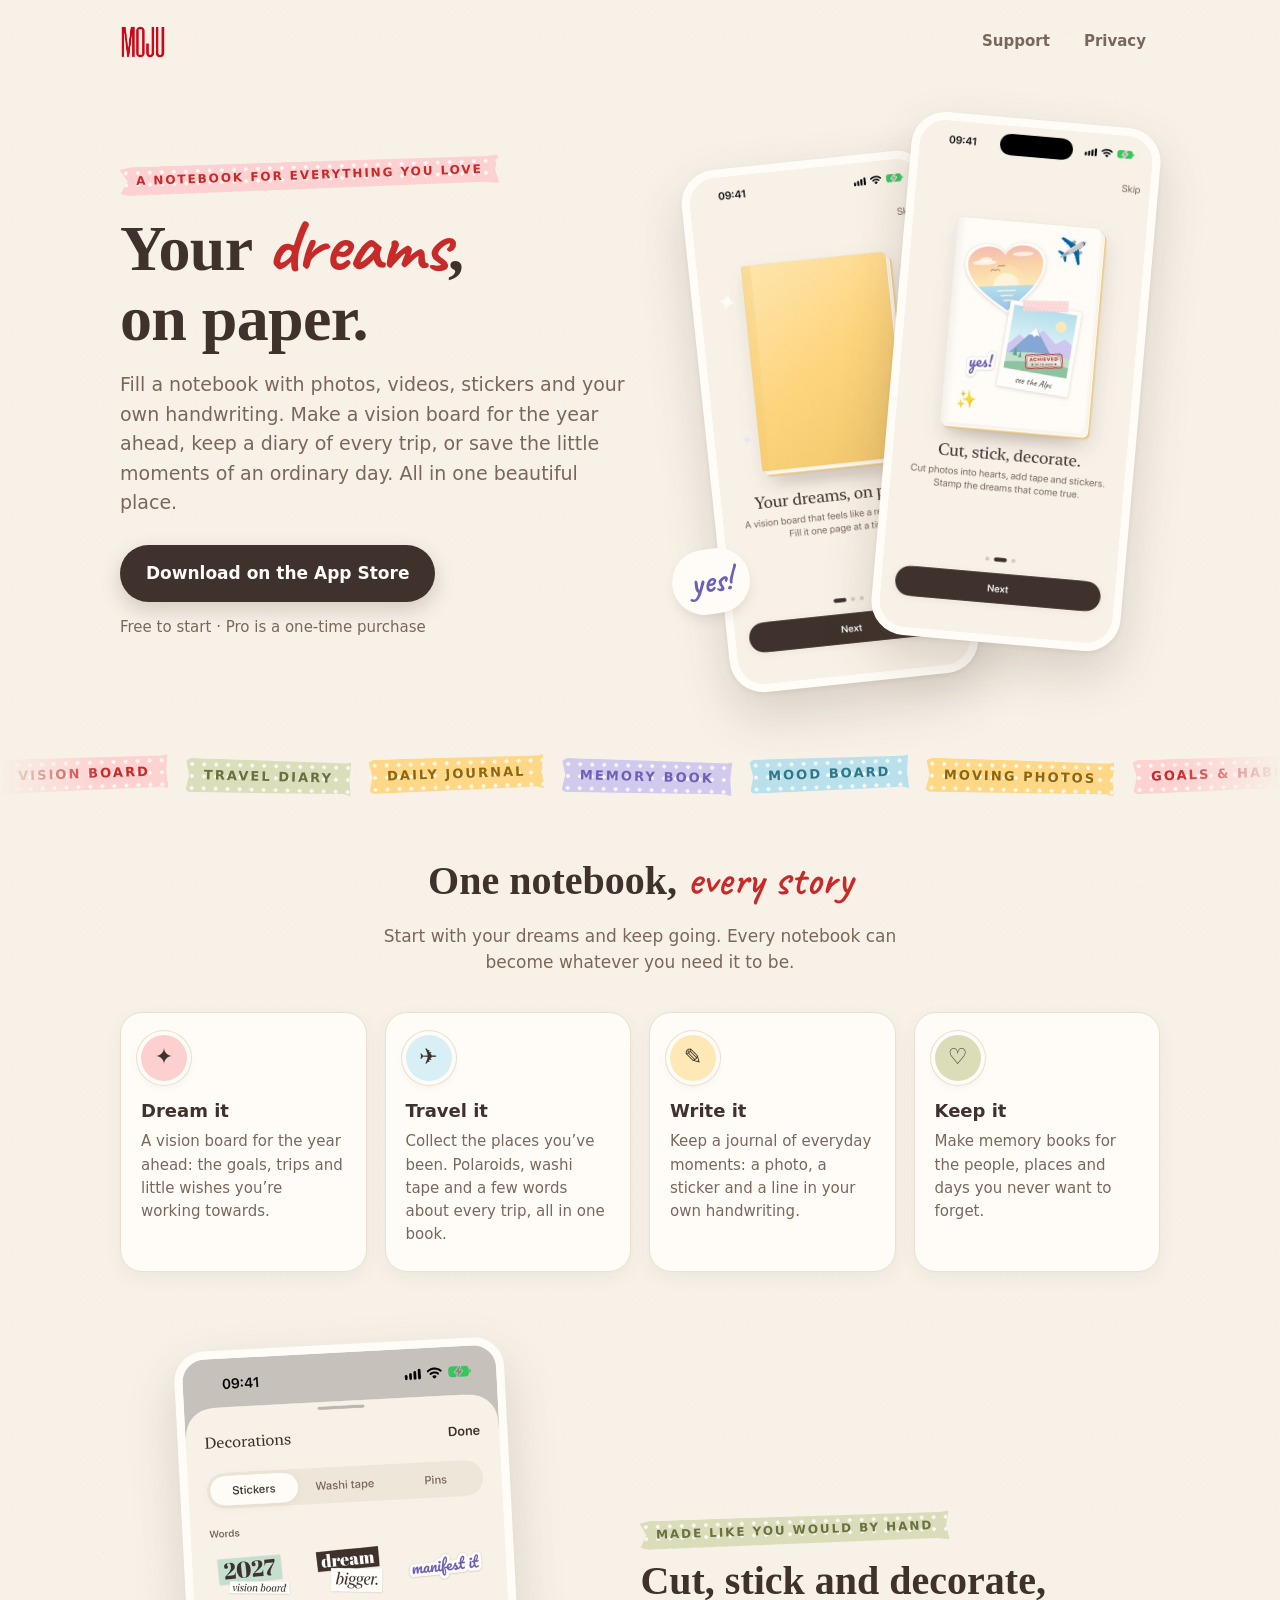
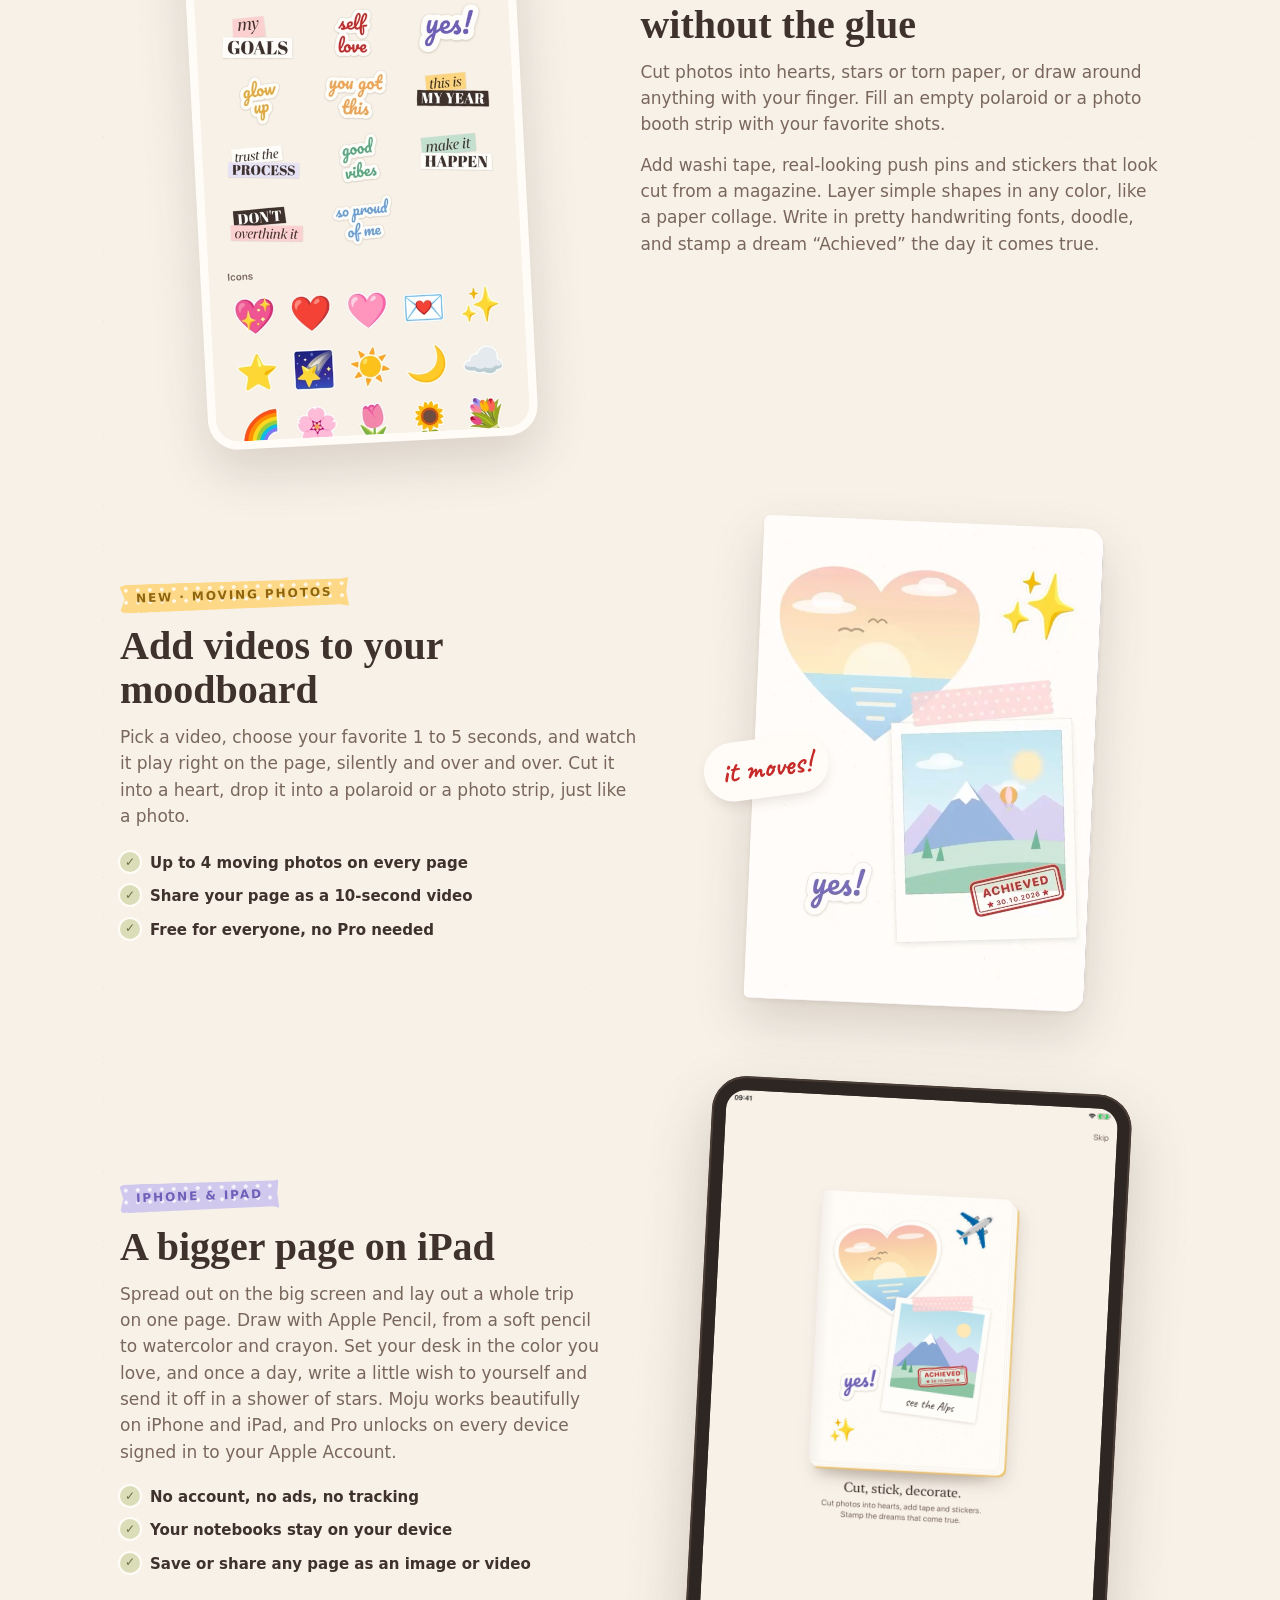
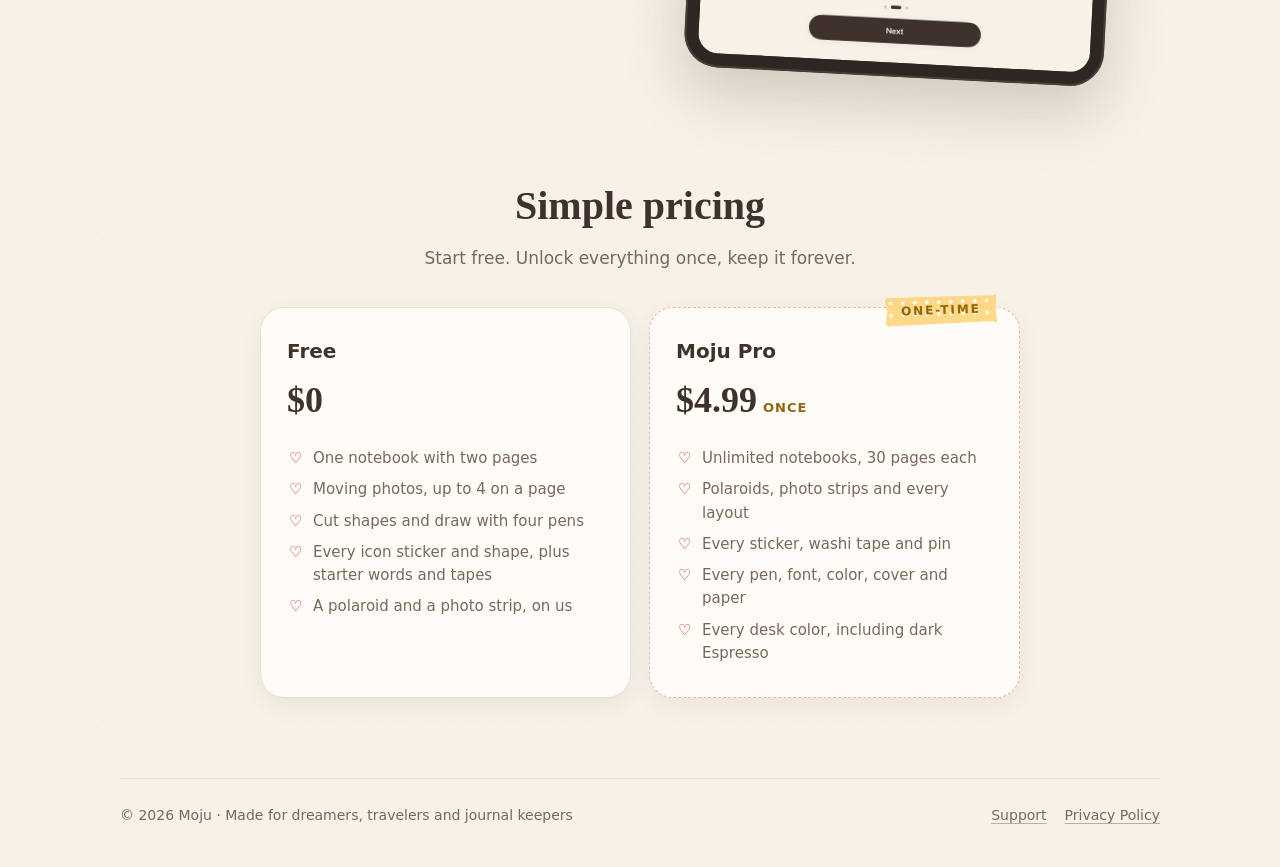
<file: index.html>
<!doctype html>
<html lang="en">
<head>
  <meta charset="utf-8">
  <meta name="viewport" content="width=device-width, initial-scale=1">
  <meta name="apple-itunes-app" content="app-id=6835533287">
  <title>Moju · Your life, on paper</title>
  <meta name="description" content="Moju is a notebook for everything you love: a vision board for your dreams, a travel diary for the places you've been, a journal for everyday moments. Cut photos, add videos that move on the page, washi tape and stickers, and write in your own hand.">
  <link rel="icon" type="image/png" href="assets/favicon.png?v=3">
  <link rel="apple-touch-icon" href="assets/icon.png?v=3">
  <link rel="stylesheet" href="style.css">
</head>
<body>
  <header class="wrap top">
    <a class="brand" href="index.html"><img src="assets/wordmark.png" alt="Moju"></a>
    <nav class="nav" aria-label="Main">
      <a href="support.html">Support</a>
      <a href="privacy.html">Privacy</a>
    </nav>
  </header>

  <main>
    <section class="wrap hero">
      <div>
        <span class="tape">A NOTEBOOK FOR EVERYTHING YOU LOVE</span>
        <h1 aria-label="Your dreams, travels, days and memories, on paper.">
          <span aria-hidden="true">Your <span class="swap" data-words="dreams,travels,days,memories,plans">dreams</span>,<br>on paper.</span>
        </h1>
        <p class="lead">Fill a notebook with photos, videos, stickers and your own handwriting. Make a vision board for the year ahead, keep a diary of every trip, or save the little moments of an ordinary day. All in one beautiful place.</p>
        <div class="cta-row">
          <a class="button" href="https://apps.apple.com/app/id6835533287">Download on the App Store</a>
          <span class="price-note">Free to start · Pro is a one-time purchase</span>
        </div>
      </div>

      <div class="shots" aria-label="App screenshots">
        <div class="phone one float"><img src="assets/scene1.jpg" alt="A notebook floating on the welcome screen"></div>
        <div class="phone two float late"><img src="assets/scene2.jpg" alt="A page with a heart-shaped photo, a polaroid, washi tape and stickers"></div>
        <span class="sticker yes" aria-hidden="true">yes!</span>
      </div>
    </section>

    <!-- Defter ne için kullanılabilir: kayan washi bantlar -->
    <div class="ticker" aria-hidden="true">
      <div class="ticker-track">
        <span class="tape">VISION BOARD</span><span class="tape matcha">TRAVEL DIARY</span><span class="tape butter">DAILY JOURNAL</span><span class="tape wisteria">MEMORY BOOK</span><span class="tape rainy">MOOD BOARD</span><span class="tape butter">MOVING PHOTOS</span><span class="tape">GOALS &amp; HABITS</span><span class="tape matcha">FAMILY ALBUM</span><span class="tape butter">BUCKET LIST</span>
        <span class="tape">VISION BOARD</span><span class="tape matcha">TRAVEL DIARY</span><span class="tape butter">DAILY JOURNAL</span><span class="tape wisteria">MEMORY BOOK</span><span class="tape rainy">MOOD BOARD</span><span class="tape butter">MOVING PHOTOS</span><span class="tape">GOALS &amp; HABITS</span><span class="tape matcha">FAMILY ALBUM</span><span class="tape butter">BUCKET LIST</span>
      </div>
    </div>

    <section class="wrap">
      <h2 class="section-title">One notebook, <span class="hand">every story</span></h2>
      <p class="section-lead">Start with your dreams and keep going. Every notebook can become whatever you need it to be.</p>
      <div class="features uses">
        <article class="card">
          <div class="dot ballet" aria-hidden="true">✦</div>
          <h3>Dream it</h3>
          <p>A vision board for the year ahead: the goals, trips and little wishes you’re working towards.</p>
        </article>
        <article class="card">
          <div class="dot rainy" aria-hidden="true">✈︎</div>
          <h3>Travel it</h3>
          <p>Collect the places you’ve been. Polaroids, washi tape and a few words about every trip, all in one book.</p>
        </article>
        <article class="card">
          <div class="dot butter" aria-hidden="true">✎</div>
          <h3>Write it</h3>
          <p>Keep a journal of everyday moments: a photo, a sticker and a line in your own handwriting.</p>
        </article>
        <article class="card">
          <div class="dot matcha" aria-hidden="true">♡</div>
          <h3>Keep it</h3>
          <p>Make memory books for the people, places and days you never want to forget.</p>
        </article>
      </div>
    </section>

    <section class="wrap strip">
      <div class="shot"><img src="assets/stickers.jpg" alt="The sticker picker with hand-lettered words and icons"></div>
      <div>
        <span class="tape matcha">MADE LIKE YOU WOULD BY HAND</span>
        <h2>Cut, stick and decorate, without the glue</h2>
        <p>Cut photos into hearts, stars or torn paper, or draw around anything with your finger. Fill an empty polaroid or a photo booth strip with your favorite shots.</p>
        <p>Add washi tape, real-looking push pins and stickers that look cut from a magazine. Layer simple shapes in any color, like a paper collage. Write in pretty handwriting fonts, doodle, and stamp a dream “Achieved” the day it comes true.</p>
      </div>
    </section>

    <!-- Hareketli fotoğraflar: uygulamanın kendi 10 sn'lik paylaşım videosu -->
    <section class="wrap strip moving">
      <div>
        <span class="tape butter">NEW · MOVING PHOTOS</span>
        <h2>Add videos to your moodboard</h2>
        <p>Pick a video, choose your favorite 1 to 5 seconds, and watch it play right on the page, silently and over and over. Cut it into a heart, drop it into a polaroid or a photo strip, just like a photo.</p>
        <ul class="checks">
          <li>Up to 4 moving photos on every page</li>
          <li>Share your page as a 10-second video</li>
          <li>Free for everyone, no Pro needed</li>
        </ul>
      </div>
      <div class="page-video">
        <video src="assets/moving-page.mp4" poster="assets/moving-page.jpg" width="600" height="852" autoplay muted loop playsinline aria-label="A notebook page with a heart-shaped sunset and a polaroid of mountains, both gently moving"></video>
        <span class="sticker moves" aria-hidden="true">it moves!</span>
      </div>
    </section>

    <section class="wrap tablet-row">
      <div>
        <span class="tape wisteria">IPHONE &amp; IPAD</span>
        <h2>A bigger page on iPad</h2>
        <p>Spread out on the big screen and lay out a whole trip on one page. Draw with Apple Pencil, from a soft pencil to watercolor and crayon. Set your desk in the color you love, and once a day, write a little wish to yourself and send it off in a shower of stars. Moju works beautifully on iPhone and iPad, and Pro unlocks on every device signed in to your Apple Account.</p>
        <ul class="checks">
          <li>No account, no ads, no tracking</li>
          <li>Your notebooks stay on your device</li>
          <li>Save or share any page as an image or video</li>
        </ul>
      </div>
      <div class="tablet"><img src="assets/ipad.jpg" alt="Moju on iPad: a collage page with polaroids and stickers"></div>
    </section>

    <section class="wrap">
      <h2 class="section-title">Simple pricing</h2>
      <p class="section-lead">Start free. Unlock everything once, keep it forever.</p>
      <div class="pricing">
        <article class="plan">
          <h3>Free</h3>
          <div class="amount">$0</div>
          <ul>
            <li>One notebook with two pages</li>
            <li>Moving photos, up to 4 on a page</li>
            <li>Cut shapes and draw with four pens</li>
            <li>Every icon sticker and shape, plus starter words and tapes</li>
            <li>A polaroid and a photo strip, on us</li>
          </ul>
        </article>
        <article class="plan pro">
          <span class="tape butter">ONE-TIME</span>
          <h3>Moju Pro</h3>
          <div class="amount">$4.99<small>ONCE</small></div>
          <ul>
            <li>Unlimited notebooks, 30 pages each</li>
            <li>Polaroids, photo strips and every layout</li>
            <li>Every sticker, washi tape and pin</li>
            <li>Every pen, font, color, cover and paper</li>
            <li>Every desk color, including dark Espresso</li>
          </ul>
        </article>
      </div>
    </section>
  </main>

  <footer class="wrap footer">
    <span>© 2026 Moju · Made for dreamers, travelers and journal keepers</span>
    <nav aria-label="Footer">
      <a href="support.html">Support</a>
      <a href="privacy.html">Privacy Policy</a>
    </nav>
  </footer>

  <script>
    // Başlıktaki el yazısı kelime sırayla değişir: dreams → travels → days → memories → plans.
    // "Hareketi Azalt" açıksa durur.
    (function () {
      // Hareketi Azalt açıksa sayfa videosu kendiliğinden oynamaz; oynat düğmesi görünür
      var video = document.querySelector('.page-video video');
      if (video && window.matchMedia('(prefers-reduced-motion: reduce)').matches) {
        video.removeAttribute('autoplay');
        video.pause();
        video.controls = true;
      }
      var el = document.querySelector('.swap');
      if (!el || window.matchMedia('(prefers-reduced-motion: reduce)').matches) return;
      var words = el.dataset.words.split(',');
      var i = 0;
      setInterval(function () {
        el.classList.add('out');
        setTimeout(function () {
          i = (i + 1) % words.length;
          el.textContent = words[i];
          el.classList.remove('out');
        }, 320);
      }, 2400);
    })();
  </script>
</body>
</html>
</file>
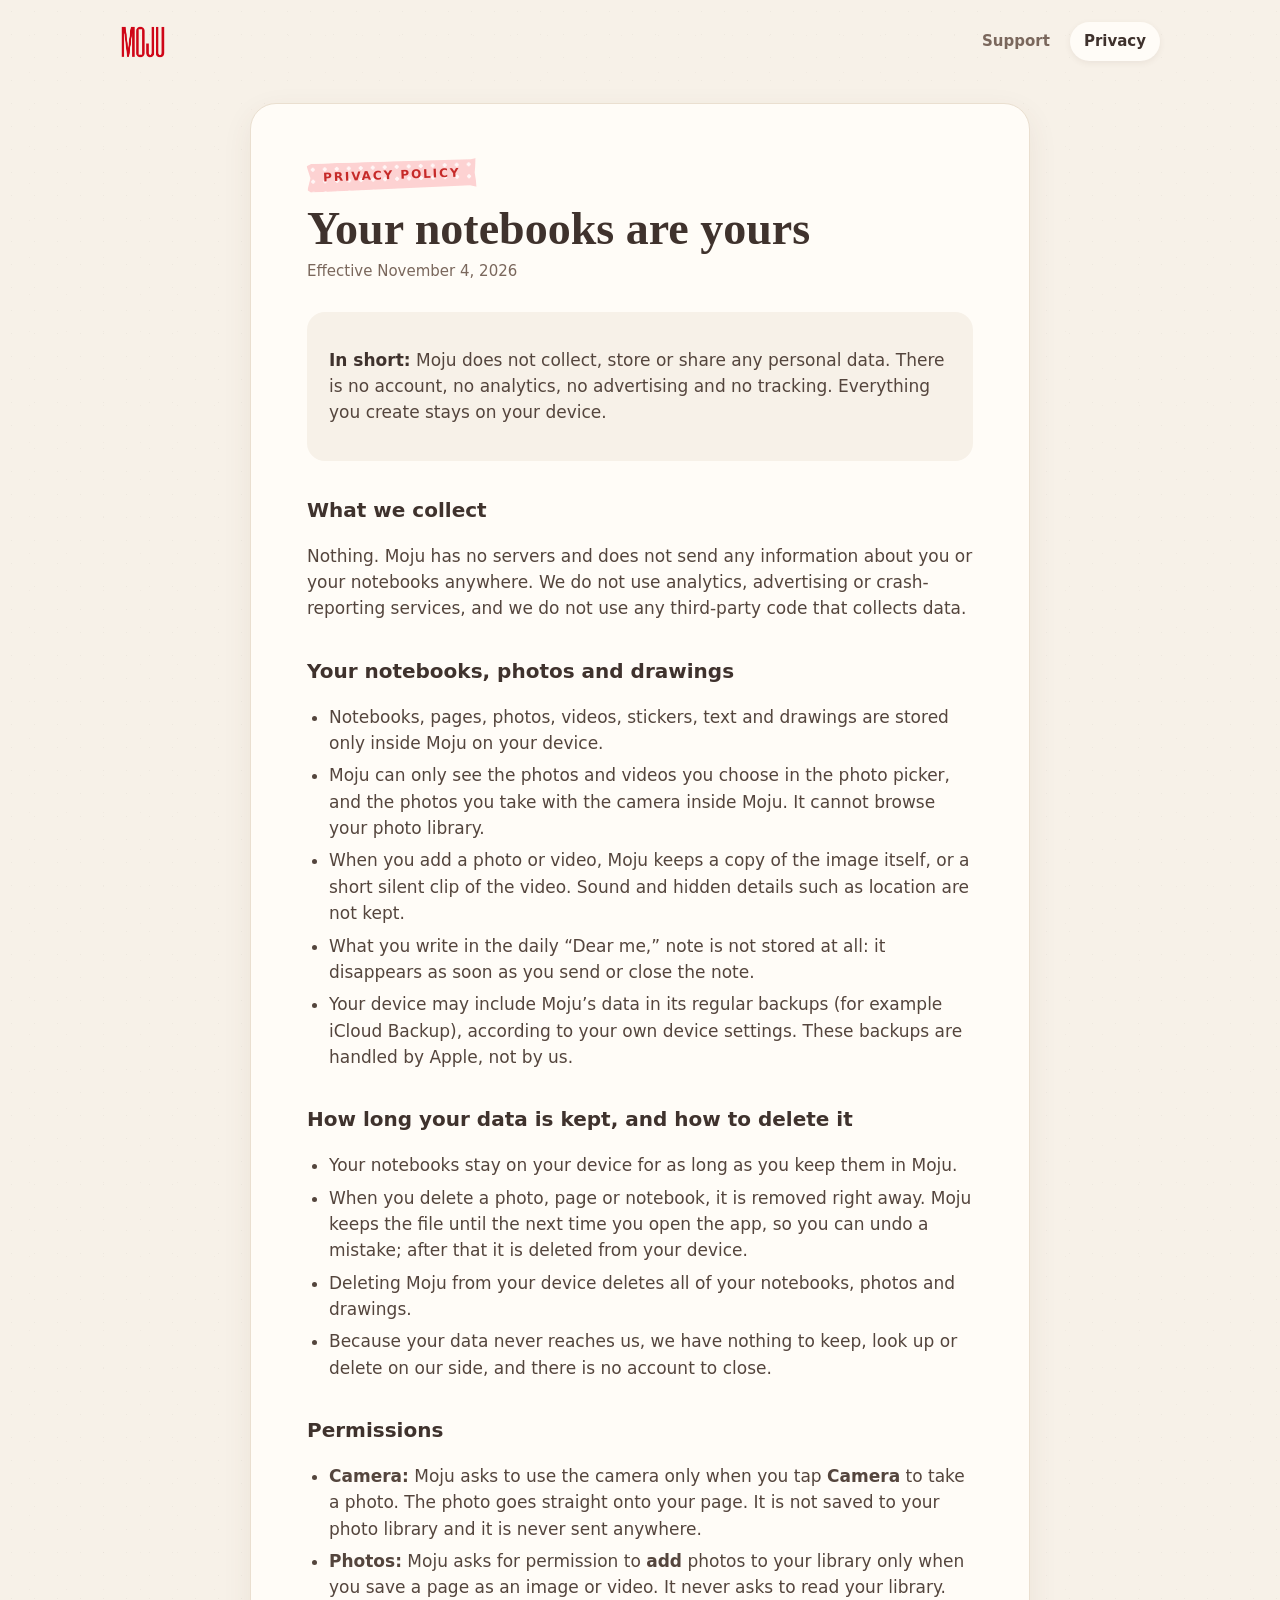
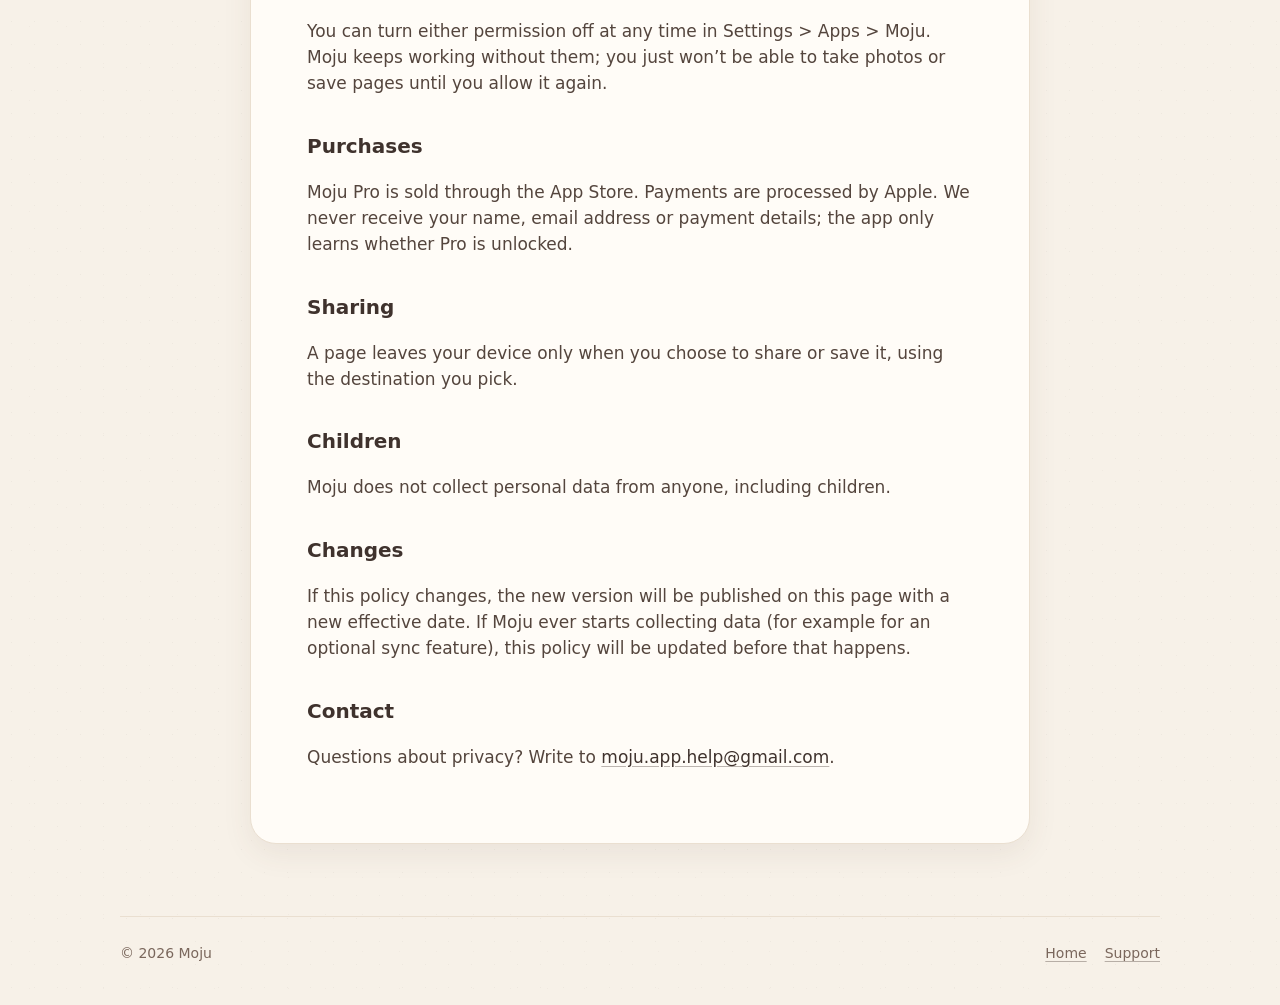
<file: privacy.html>
<!doctype html>
<html lang="en">
<head>
  <meta charset="utf-8">
  <meta name="viewport" content="width=device-width, initial-scale=1">
  <meta name="apple-itunes-app" content="app-id=6835533287">
  <title>Privacy Policy · Moju</title>
  <meta name="description" content="Moju does not collect any personal data. Your notebooks stay on your device.">
  <link rel="icon" type="image/png" href="assets/favicon.png?v=3">
  <link rel="apple-touch-icon" href="assets/icon.png?v=3">
  <link rel="stylesheet" href="style.css">
</head>
<body>
  <header class="wrap top">
    <a class="brand" href="index.html"><img src="assets/wordmark.png" alt="Moju"></a>
    <nav class="nav" aria-label="Main">
      <a href="support.html">Support</a>
      <a href="privacy.html" aria-current="page">Privacy</a>
    </nav>
  </header>

  <main class="wrap">
    <article class="doc">
      <span class="tape">PRIVACY POLICY</span>
      <h1>Your notebooks are yours</h1>
      <p class="meta">Effective November 4, 2026</p>

      <div class="summary">
        <p><strong>In short:</strong> Moju does not collect, store or share any personal data. There is no account, no analytics, no advertising and no tracking. Everything you create stays on your device.</p>
      </div>

      <h2>What we collect</h2>
      <p>Nothing. Moju has no servers and does not send any information about you or your notebooks anywhere. We do not use analytics, advertising or crash-reporting services, and we do not use any third-party code that collects data.</p>

      <h2>Your notebooks, photos and drawings</h2>
      <ul>
        <li>Notebooks, pages, photos, videos, stickers, text and drawings are stored only inside Moju on your device.</li>
        <li>Moju can only see the photos and videos you choose in the photo picker, and the photos you take with the camera inside Moju. It cannot browse your photo library.</li>
        <li>When you add a photo or video, Moju keeps a copy of the image itself, or a short silent clip of the video. Sound and hidden details such as location are not kept.</li>
        <li>What you write in the daily “Dear me,” note is not stored at all: it disappears as soon as you send or close the note.</li>
        <li>Your device may include Moju’s data in its regular backups (for example iCloud Backup), according to your own device settings. These backups are handled by Apple, not by us.</li>
      </ul>

      <h2>How long your data is kept, and how to delete it</h2>
      <ul>
        <li>Your notebooks stay on your device for as long as you keep them in Moju.</li>
        <li>When you delete a photo, page or notebook, it is removed right away. Moju keeps the file until the next time you open the app, so you can undo a mistake; after that it is deleted from your device.</li>
        <li>Deleting Moju from your device deletes all of your notebooks, photos and drawings.</li>
        <li>Because your data never reaches us, we have nothing to keep, look up or delete on our side, and there is no account to close.</li>
      </ul>

      <h2>Permissions</h2>
      <ul>
        <li><strong>Camera:</strong> Moju asks to use the camera only when you tap <strong>Camera</strong> to take a photo. The photo goes straight onto your page. It is not saved to your photo library and it is never sent anywhere.</li>
        <li><strong>Photos:</strong> Moju asks for permission to <strong>add</strong> photos to your library only when you save a page as an image or video. It never asks to read your library.</li>
      </ul>
      <p>You can turn either permission off at any time in Settings &gt; Apps &gt; Moju. Moju keeps working without them; you just won’t be able to take photos or save pages until you allow it again.</p>

      <h2>Purchases</h2>
      <p>Moju Pro is sold through the App Store. Payments are processed by Apple. We never receive your name, email address or payment details; the app only learns whether Pro is unlocked.</p>

      <h2>Sharing</h2>
      <p>A page leaves your device only when you choose to share or save it, using the destination you pick.</p>

      <h2>Children</h2>
      <p>Moju does not collect personal data from anyone, including children.</p>

      <h2>Changes</h2>
      <p>If this policy changes, the new version will be published on this page with a new effective date. If Moju ever starts collecting data (for example for an optional sync feature), this policy will be updated before that happens.</p>

      <h2>Contact</h2>
      <p>Questions about privacy? Write to <a href="mailto:moju.app.help@gmail.com">moju.app.help@gmail.com</a>.</p>
    </article>
  </main>

  <footer class="wrap footer">
    <span>© 2026 Moju</span>
    <nav aria-label="Footer">
      <a href="index.html">Home</a>
      <a href="support.html">Support</a>
    </nav>
  </footer>
</body>
</html>
</file>
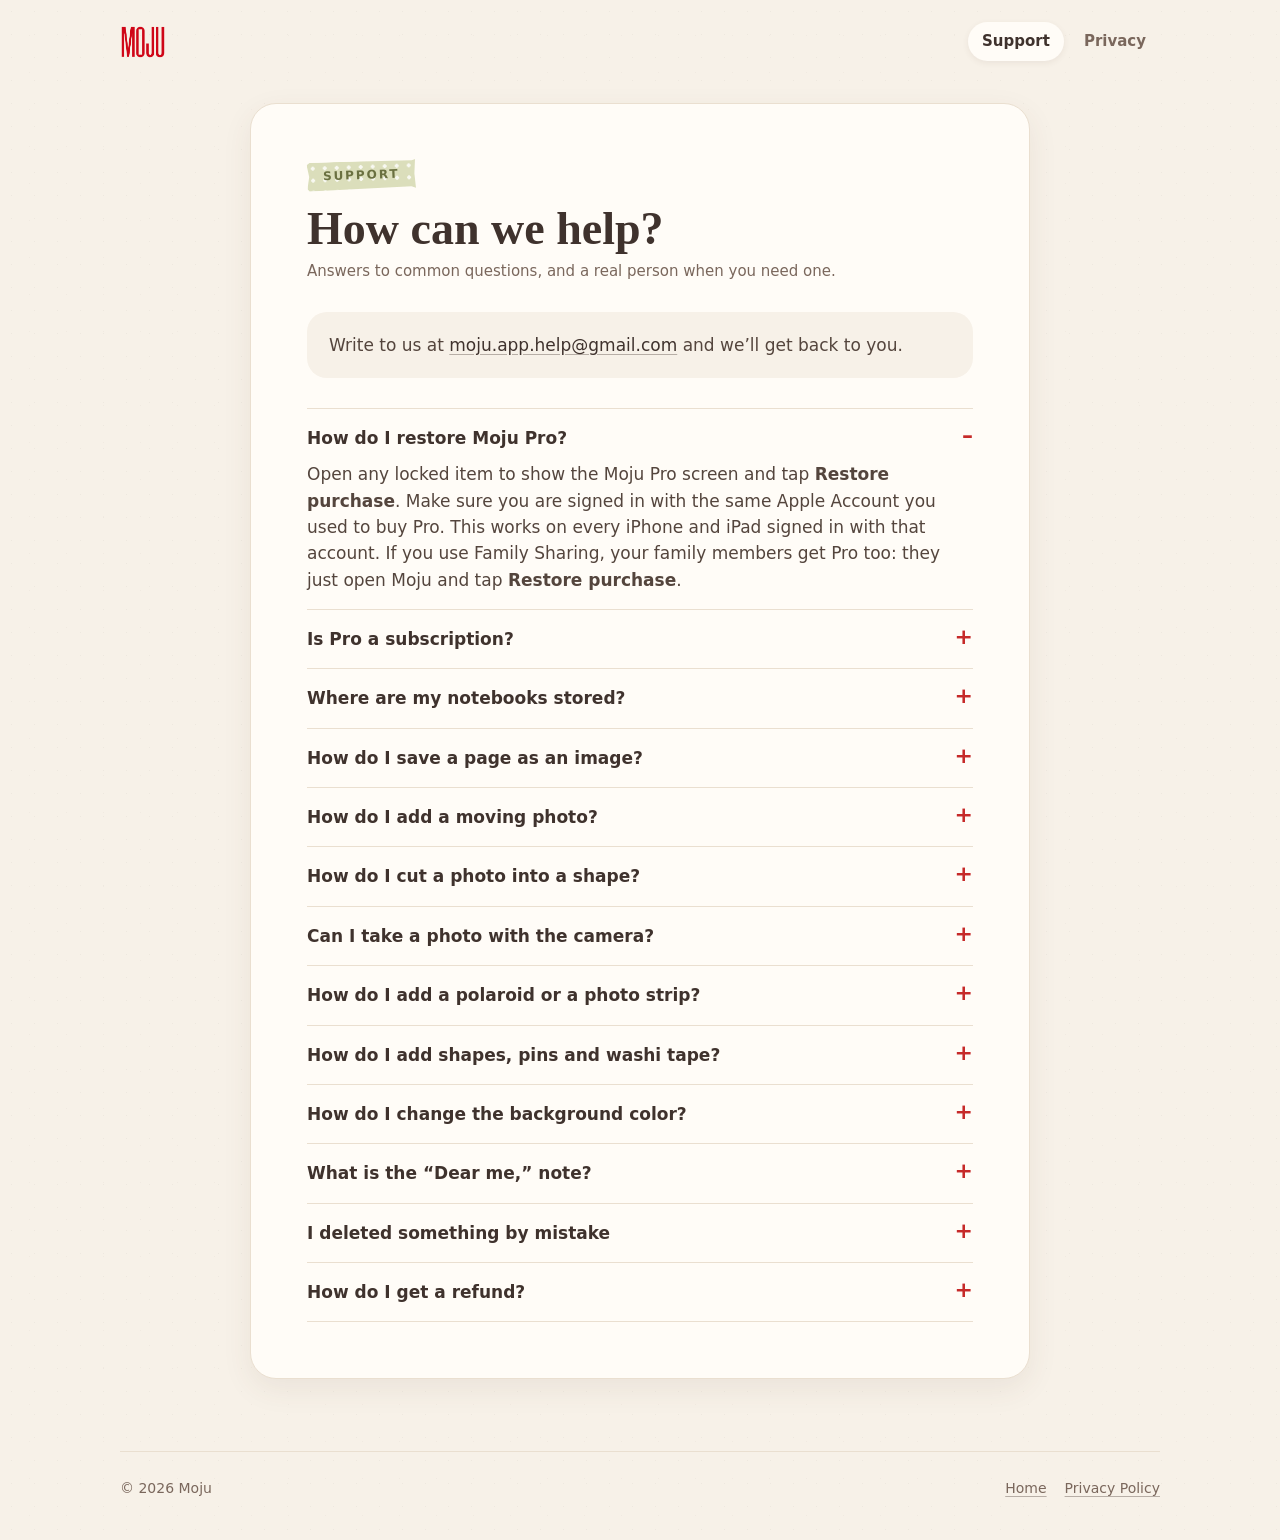
<file: support.html>
<!doctype html>
<html lang="en">
<head>
  <meta charset="utf-8">
  <meta name="viewport" content="width=device-width, initial-scale=1">
  <meta name="apple-itunes-app" content="app-id=6835533287">
  <title>Support · Moju</title>
  <meta name="description" content="Help with Moju: restoring purchases, saving pages, where your notebooks are stored, and how to contact us.">
  <link rel="icon" type="image/png" href="assets/favicon.png?v=3">
  <link rel="apple-touch-icon" href="assets/icon.png?v=3">
  <link rel="stylesheet" href="style.css">
</head>
<body>
  <header class="wrap top">
    <a class="brand" href="index.html"><img src="assets/wordmark.png" alt="Moju"></a>
    <nav class="nav" aria-label="Main">
      <a href="support.html" aria-current="page">Support</a>
      <a href="privacy.html">Privacy</a>
    </nav>
  </header>

  <main class="wrap">
    <article class="doc">
      <span class="tape matcha">SUPPORT</span>
      <h1>How can we help?</h1>
      <p class="meta">Answers to common questions, and a real person when you need one.</p>

      <div class="contact">
        <p>Write to us at <a href="mailto:moju.app.help@gmail.com">moju.app.help@gmail.com</a> and we’ll get back to you.</p>
      </div>

      <details open>
        <summary>How do I restore Moju Pro?</summary>
        <p>Open any locked item to show the Moju Pro screen and tap <strong>Restore purchase</strong>. Make sure you are signed in with the same Apple Account you used to buy Pro. This works on every iPhone and iPad signed in with that account. If you use Family Sharing, your family members get Pro too: they just open Moju and tap <strong>Restore purchase</strong>.</p>
      </details>

      <details>
        <summary>Is Pro a subscription?</summary>
        <p>No. Moju Pro is a one-time purchase. You pay once and keep it forever.</p>
      </details>

      <details>
        <summary>Where are my notebooks stored?</summary>
        <p>Only on your device, inside Moju. They are included in your device’s regular backups (such as iCloud Backup) if you have backups turned on. Notebooks do not sync between devices yet.</p>
      </details>

      <details>
        <summary>How do I save a page as an image?</summary>
        <p>Open the page, tap the share button at the top, then choose <strong>Save</strong> to add it to Photos or <strong>Share</strong> to send it anywhere. The first time you save, Moju asks for permission to add photos; you can change it later in Settings &gt; Apps &gt; Moju. If the page has moving photos, pick <strong>Video</strong> to save it as a short video or <strong>Photo</strong> for a still image.</p>
      </details>

      <details>
        <summary>How do I add a moving photo?</summary>
        <p>Tap <strong>Add</strong> and pick a video. Drag the frame to choose the part you like, from 1 to 5 seconds. It plays silently on the page, over and over, and you can cut it into a shape or put it in a polaroid like any photo. A page can hold up to 4 moving photos. Moving photos are free for everyone.</p>
      </details>

      <details>
        <summary>How do I cut a photo into a shape?</summary>
        <p>Tap <strong>Cut</strong> at the bottom of a page and pick a photo. Choose a shape (heart, circle, star, wavy or torn edge) or draw around something with <strong>Freehand</strong>. Drag and pinch the photo to frame it, then tap <strong>Paste</strong>.</p>
      </details>

      <details>
        <summary>Can I take a photo with the camera?</summary>
        <p>Yes. Tap <strong>Add</strong>, then <strong>Camera</strong>. Take the photo and tap <strong>Use Photo</strong>: it lands on your page, or in the next empty spot on a layout page. The photo isn’t saved to your photo library. If Moju can’t use the camera, turn it on in Settings &gt; Apps &gt; Moju.</p>
      </details>

      <details>
        <summary>How do I add a polaroid or a photo strip?</summary>
        <p>Tap <strong>Add</strong> and choose <strong>Polaroid</strong> or <strong>Photo strip</strong>. An empty frame lands on the page; tap a square to fill it with a photo or video. Select the frame to change its color, then tap a photo inside it to move or zoom the picture. On the free version you can keep one polaroid and one photo strip; if you delete one, you can add a new one.</p>
      </details>

      <details>
        <summary>How do I add shapes, pins and washi tape?</summary>
        <p>Tap <strong>Stickers</strong> at the bottom of a page. <strong>Washi tape</strong>, <strong>Pins</strong> and <strong>Shapes</strong> each have their own tab. In Shapes, pick a color first, then tap a circle, square, star or another shape. Everything lands straight on the page; turn it with two fingers if you like it tilted.</p>
      </details>

      <details>
        <summary>How do I change the background color?</summary>
        <p>On the home screen, tap the small circle at the top right and pick a desk color. Latte, Sage and Sky are free; Blush, Lilac and the dark Espresso come with Moju Pro.</p>
      </details>

      <details>
        <summary>What is the “Dear me,” note?</summary>
        <p>Once a day, Moju may show a little note on the home screen where you can write a wish to yourself. Tap <strong>Send</strong> and it flies off in a shower of stars. What you write is never saved or sent anywhere. Tap <strong>Not today</strong> to skip it; it comes back the next day.</p>
      </details>

      <details>
        <summary>I deleted something by mistake</summary>
        <p>Tap the undo arrow at the top left while the notebook is still open. You can step back through your recent changes since you opened the notebook.</p>
      </details>

      <details>
        <summary>How do I get a refund?</summary>
        <p>Purchases are handled by Apple. You can request a refund at <a href="https://reportaproblem.apple.com">reportaproblem.apple.com</a>.</p>
      </details>
    </article>
  </main>

  <footer class="wrap footer">
    <span>© 2026 Moju</span>
    <nav aria-label="Footer">
      <a href="index.html">Home</a>
      <a href="privacy.html">Privacy Policy</a>
    </nav>
  </footer>
</body>
</html>
</file>
<file: style.css>
/* Moju web sitesi: uygulamayla aynı renkler, kağıt hissi, yumuşak gölgeler */

/* Uygulamadaki el yazısı (Caveat, SIL Open Font License: assets/Caveat-OFL.txt) */
@font-face {
  font-family: "Caveat";
  src: url("assets/Caveat.ttf") format("truetype");
  font-weight: 400 700;
  font-display: swap;
}

:root {
  /* Uygulamanın paleti (SPEC §3): latte zemin, espresso yazı, kiraz vurgu */
  --latte: #f7f1e8;
  --paper: #fffcf7;
  --ink: #3f322d;
  --ink-soft: #7a675c;
  --hairline: #eadfd0;
  --cherry: #c62a29;
  --ballet: #fdd0d0;
  --butter: #fed57d;
  --butter-light: #fee8b6;
  --butter-deep: #8f650e;
  --matcha-light: #daddb8;
  --matcha-deep: #6a7040;
  --rainy-light: #d8eff5;
  --rainy-deep: #2e7689;
  --wisteria: #e6e3f7;
  --wisteria-deep: #6e5fb8;
  --apricot-light: #f9d8b3;
  --shadow: 91, 69, 53;

  --serif: ui-serif, "New York", "Iowan Old Style", Georgia, serif;
  --rounded: ui-rounded, "SF Pro Rounded", -apple-system, system-ui, "Segoe UI", sans-serif;
  --hand: "Caveat", "Bradley Hand", cursive;
}

* { box-sizing: border-box; }

html { -webkit-text-size-adjust: 100%; }

body {
  margin: 0;
  background-color: var(--latte);
  /* Kağıt dokusu: çok soluk benekler */
  background-image:
    radial-gradient(rgba(var(--shadow), 0.05) 0.8px, transparent 1px),
    radial-gradient(rgba(var(--shadow), 0.035) 0.8px, transparent 1px);
  background-size: 23px 23px, 37px 37px;
  background-position: 0 0, 11px 17px;
  color: var(--ink);
  font-family: var(--rounded);
  font-size: 17px;
  line-height: 1.55;
  -webkit-font-smoothing: antialiased;
}

a { color: var(--ink); text-decoration-color: rgba(63, 50, 45, 0.35); text-underline-offset: 3px; }
a:hover { text-decoration-color: var(--ink); }

.wrap { width: min(1040px, 100% - 40px); margin-inline: auto; }

/* Üst kısım */

.top {
  display: flex;
  align-items: center;
  justify-content: space-between;
  gap: 16px;
  padding: 22px 0;
}

.brand {
  display: inline-flex;
  align-items: center;
  gap: 12px;
  font-weight: 700;
  font-size: 20px;
  text-decoration: none;
}

/* Logo (uygulama ikonundaki yazı) */
.brand img {
  display: block;
  height: 34px;
  width: auto;
}

.nav { display: flex; gap: 6px; }

.nav a {
  padding: 8px 14px;
  border-radius: 999px;
  text-decoration: none;
  color: var(--ink-soft);
  font-weight: 600;
  font-size: 15px;
}

.nav a:hover, .nav a[aria-current="page"] { background: var(--paper); color: var(--ink); box-shadow: 0 2px 6px rgba(var(--shadow), 0.08); }

/* Washi bant */

.tape {
  display: inline-block;
  padding: 5px 16px;
  font-size: 12px;
  font-weight: 800;
  letter-spacing: 0.16em;
  color: var(--cherry);
  background-color: rgba(253, 208, 208, 0.95);
  background-image: radial-gradient(rgba(255, 255, 255, 0.8) 1.6px, transparent 2px);
  background-size: 12px 12px;
  clip-path: polygon(0 8%, 3% 0, 97% 4%, 100% 0, 99% 50%, 100% 100%, 96% 94%, 2% 100%, 0 92%, 2% 50%);
  transform: rotate(-2deg);
}

.tape.matcha { background-color: rgba(218, 221, 184, 0.95); color: var(--matcha-deep); }
.tape.butter { background-color: rgba(254, 213, 125, 0.9); color: var(--butter-deep); }
.tape.wisteria { background-color: rgba(207, 200, 238, 0.95); color: var(--wisteria-deep); }
.tape.rainy { background-color: rgba(179, 223, 235, 0.9); color: var(--rainy-deep); }

/* El yazısı vurgu (başlıklarda) */
.hand {
  font-family: var(--hand);
  color: var(--cherry);
  font-weight: 600;
  font-size: 1.12em;
  white-space: nowrap;
}

/* Kayan washi bant şeridi: defterin neler olabileceği */
.ticker {
  overflow: hidden;
  padding: 14px 0 46px;
  mask-image: linear-gradient(90deg, transparent, #000 8%, #000 92%, transparent);
  -webkit-mask-image: linear-gradient(90deg, transparent, #000 8%, #000 92%, transparent);
}

.ticker-track {
  display: flex;
  gap: 18px;
  width: max-content;
  animation: ticker 42s linear infinite;
}

.ticker .tape { font-size: 13px; padding: 7px 18px; }
.ticker .tape:nth-child(odd) { transform: rotate(-2deg); }
.ticker .tape:nth-child(even) { transform: rotate(1.5deg) translateY(3px); }

@keyframes ticker {
  to { transform: translateX(calc(-50% - 9px)); }
}

/* Ana bölüm */

.hero {
  display: grid;
  grid-template-columns: 1.05fr 1fr;
  gap: 48px;
  align-items: center;
  padding: 36px 0 64px;
}

.hero h1 {
  font-family: var(--serif);
  font-weight: 600;
  font-size: clamp(40px, 6vw, 64px);
  line-height: 1.04;
  letter-spacing: -0.01em;
  margin: 18px 0 18px;
}

/* Sırayla değişen kelime (dreams → travels → days…) */
.hero h1 .swap {
  display: inline-block;
  font-family: var(--hand);
  color: var(--cherry);
  font-weight: 700;
  font-size: 1.18em;
  transition: opacity 0.3s ease, transform 0.3s ease;
}

.hero h1 .swap.out { opacity: 0; transform: translateY(0.18em) rotate(-3deg); }

.lead { font-size: 19px; color: var(--ink-soft); max-width: 30em; margin: 0 0 28px; }

.cta-row { display: flex; flex-wrap: wrap; align-items: center; gap: 14px; }

.button {
  display: inline-flex;
  align-items: center;
  gap: 10px;
  padding: 15px 26px;
  border-radius: 999px;
  background: var(--ink);
  color: var(--paper);
  font-weight: 700;
  text-decoration: none;
  box-shadow: 0 8px 20px rgba(var(--shadow), 0.22);
}

.button[aria-disabled="true"] { cursor: default; }
a.button:hover { transform: translateY(-1px); box-shadow: 0 10px 24px rgba(var(--shadow), 0.28); }

.button svg { width: 20px; height: 20px; }

.price-note { font-size: 15px; color: var(--ink-soft); }

/* Ekran görüntüleri: hafif eğik telefon kartları */

.shots { position: relative; height: 560px; }

.phone {
  position: absolute;
  width: 250px;
  border-radius: 34px;
  padding: 8px;
  background: var(--paper);
  box-shadow: 0 22px 50px rgba(var(--shadow), 0.2), 0 2px 4px rgba(var(--shadow), 0.08);
}

.phone img { display: block; width: 100%; border-radius: 27px; }

.phone.one { left: 6%; top: 40px; transform: rotate(-6deg); z-index: 1; }
.phone.two { right: 4%; top: 0; transform: rotate(5deg); z-index: 2; }

.sticker {
  position: absolute;
  z-index: 3;
  font-family: var(--hand);
  font-size: 34px;
  font-weight: 700;
  color: var(--wisteria-deep);
  padding: 2px 14px;
  background: var(--paper);
  border-radius: 999px;
  box-shadow: 0 0 0 4px var(--paper), 0 6px 14px rgba(var(--shadow), 0.18);
  transform: rotate(-9deg);
}

.sticker.yes { left: 0; bottom: 70px; }

/* Özellikler */

.section-title {
  font-family: var(--serif);
  font-weight: 600;
  font-size: clamp(30px, 4vw, 40px);
  text-align: center;
  margin: 8px 0 8px;
}

.section-lead { text-align: center; color: var(--ink-soft); margin: 0 auto 36px; max-width: 34em; }

.features {
  display: grid;
  grid-template-columns: repeat(4, 1fr);
  gap: 18px;
  padding-bottom: 72px;
}

.card {
  background: var(--paper);
  border: 1px solid var(--hairline);
  border-radius: 22px;
  padding: 22px 20px 24px;
  box-shadow: 0 6px 18px rgba(var(--shadow), 0.06);
}

.card .dot {
  width: 46px;
  height: 46px;
  border-radius: 50%;
  display: grid;
  place-items: center;
  font-size: 22px;
  box-shadow: 0 0 0 4px var(--paper), 0 0 0 5px var(--hairline), 0 4px 10px rgba(var(--shadow), 0.12);
  margin-bottom: 16px;
}

.card h3 { font-size: 18px; margin: 0 0 6px; }
.card p { margin: 0; color: var(--ink-soft); font-size: 15px; }

.dot.ballet { background: var(--ballet); }
.dot.butter { background: var(--butter-light); }
.dot.matcha { background: var(--matcha-light); }
.dot.rainy { background: var(--rainy-light); }

/* Sticker şeridi */

.strip {
  display: grid;
  grid-template-columns: 1fr 1.1fr;
  gap: 48px;
  align-items: center;
  padding-bottom: 80px;
}

.strip .shot {
  justify-self: center;
  width: min(330px, 100%);
  border-radius: 30px;
  padding: 8px;
  background: var(--paper);
  transform: rotate(-3deg);
  box-shadow: 0 22px 50px rgba(var(--shadow), 0.18);
}

.strip .shot img { display: block; width: 100%; border-radius: 23px; }

.strip h2 { font-family: var(--serif); font-weight: 600; font-size: clamp(30px, 4vw, 40px); margin: 14px 0 12px; line-height: 1.1; }
.strip p { color: var(--ink-soft); margin: 0 0 14px; }

/* Hareketli fotoğraflar: sayfa videosu kağıt gibi hafif eğik durur */

.strip.moving { grid-template-columns: 1.1fr 1fr; }
.strip.moving .checks { margin-top: 18px; }

.page-video {
  position: relative;
  justify-self: center;
  width: min(340px, 100%);
  transform: rotate(2.5deg);
}

.page-video video {
  display: block;
  width: 100%;
  height: auto;
  border-radius: 6px 18px 18px 6px;
  background: var(--paper);
  box-shadow: 0 22px 50px rgba(var(--shadow), 0.18), 0 2px 4px rgba(var(--shadow), 0.08);
}

.sticker.moves {
  left: -46px;
  top: 47%;
  font-size: 30px;
  color: var(--cherry);
  transform: rotate(-10deg);
}

/* iPad */

.tablet-row {
  display: grid;
  grid-template-columns: 1fr 1.05fr;
  gap: 56px;
  align-items: center;
  padding-bottom: 90px;
}

.tablet-row h2 { font-family: var(--serif); font-weight: 600; font-size: clamp(30px, 4vw, 40px); margin: 14px 0 12px; line-height: 1.1; }
.tablet-row p { color: var(--ink-soft); margin: 0 0 16px; }

.tablet {
  justify-self: center;
  width: min(420px, 100%);
  padding: 14px;
  border-radius: 34px;
  background: #2e2622;
  transform: rotate(3deg);
  box-shadow: 0 26px 60px rgba(var(--shadow), 0.24), inset 0 0 0 2px #4a3d36;
}

.tablet img { display: block; width: 100%; border-radius: 20px; }

.checks { list-style: none; padding: 0; margin: 0; color: var(--ink); font-weight: 600; font-size: 15px; }
.checks li { padding: 5px 0 5px 30px; position: relative; }
.checks li::before {
  content: "✓";
  position: absolute;
  left: 0;
  top: 5px;
  width: 20px;
  height: 20px;
  border-radius: 50%;
  display: grid;
  place-items: center;
  font-size: 12px;
  background: var(--matcha-light);
  color: var(--matcha-deep);
  box-shadow: 0 0 0 2px var(--paper);
}

/* Fiyat */

.pricing {
  display: grid;
  grid-template-columns: 1fr 1fr;
  gap: 18px;
  max-width: 760px;
  margin: 0 auto 80px;
}

.plan {
  position: relative;
  background: var(--paper);
  border-radius: 24px;
  padding: 28px 26px;
  border: 1px solid var(--hairline);
  box-shadow: 0 8px 22px rgba(var(--shadow), 0.07);
}

.plan.pro { border: 1.5px dashed rgba(198, 42, 41, 0.35); }

.plan h3 { margin: 0 0 4px; font-size: 20px; }
.plan .amount { font-family: var(--serif); font-weight: 700; font-size: 36px; margin: 6px 0 2px; }
.plan .amount small { font-family: var(--rounded); font-size: 13px; font-weight: 700; letter-spacing: 0.08em; color: var(--butter-deep); margin-left: 6px; }
.plan ul { margin: 14px 0 0; padding: 0; list-style: none; color: var(--ink-soft); font-size: 15px; }
.plan li { padding: 4px 0 4px 26px; position: relative; }
.plan li::before { content: "♡"; position: absolute; left: 2px; color: var(--cherry); }
.plan .tape { position: absolute; top: -12px; right: 22px; }

/* Metin sayfaları (gizlilik, destek) */

.doc {
  background: var(--paper);
  border: 1px solid var(--hairline);
  border-radius: 26px;
  box-shadow: 0 10px 30px rgba(var(--shadow), 0.08);
  padding: clamp(26px, 5vw, 56px);
  margin: 20px auto 72px;
  max-width: 780px;
}

.doc h1 { font-family: var(--serif); font-weight: 600; font-size: clamp(34px, 5vw, 46px); margin: 14px 0 6px; line-height: 1.1; }
.doc .meta { color: var(--ink-soft); font-size: 15px; margin: 0 0 28px; }
.doc h2 { font-size: 20px; margin: 34px 0 8px; }
.doc p, .doc li { color: #54453d; }
.doc ul { padding-left: 22px; }
.doc li { margin: 6px 0; }

.summary {
  background: var(--latte);
  border-radius: 18px;
  padding: 18px 22px;
  margin: 0 0 8px;
}

.summary strong { color: var(--ink); }

details {
  border-top: 1px solid var(--hairline);
  padding: 16px 0;
}

details:last-of-type { border-bottom: 1px solid var(--hairline); }

summary {
  cursor: pointer;
  font-weight: 700;
  list-style: none;
  display: flex;
  justify-content: space-between;
  gap: 16px;
}

summary::-webkit-details-marker { display: none; }
summary::after { content: "+"; color: var(--cherry); font-size: 22px; line-height: 1; }
details[open] summary::after { content: "–"; }
details p { margin: 10px 0 0; }

.contact {
  display: flex;
  flex-wrap: wrap;
  align-items: center;
  justify-content: space-between;
  gap: 16px;
  background: var(--latte);
  border-radius: 20px;
  padding: 20px 22px;
  margin: 8px 0 30px;
}

.contact p { margin: 0; }

/* Alt kısım */

.footer {
  display: flex;
  flex-wrap: wrap;
  justify-content: space-between;
  gap: 12px;
  padding: 26px 0 40px;
  border-top: 1px solid var(--hairline);
  color: var(--ink-soft);
  font-size: 14px;
}

.footer nav { display: flex; gap: 18px; }
.footer a { color: var(--ink-soft); }

/* Dar ekranlar */

@media (max-width: 860px) {
  .hero, .strip, .tablet-row { grid-template-columns: 1fr; gap: 28px; }
  .tablet-row { text-align: center; }
  .checks { display: inline-block; text-align: left; }
  .hero { text-align: center; padding-top: 16px; }
  .lead { margin-inline: auto; }
  .cta-row { justify-content: center; }
  .shots { height: 470px; max-width: 440px; margin: 0 auto; width: 100%; }
  .phone { width: 205px; }
  .features { grid-template-columns: 1fr 1fr; }
  .strip { text-align: center; }
  .strip .shot, .page-video { order: 2; }
  .strip.moving { grid-template-columns: 1fr; }
  .sticker.moves { left: -14px; }
  .pricing { grid-template-columns: 1fr; }
}

@media (max-width: 520px) {
  body { font-size: 16px; }
  .nav a { padding: 7px 10px; font-size: 14px; }
  .features { grid-template-columns: 1fr; }
  .shots { height: 400px; }
  .phone { width: 172px; }
  .sticker { font-size: 28px; }
}

/* Telefonlar uygulamadaki defter gibi hafifçe süzülür */
@media (prefers-reduced-motion: no-preference) {
  .phone.one.float { animation: float-one 5.2s ease-in-out infinite; }
  .phone.two.float { animation: float-two 5.2s ease-in-out infinite 1.3s; }
  .sticker.yes { animation: wiggle 6s ease-in-out infinite; }
}

@media (prefers-reduced-motion: reduce) {
  .ticker-track { animation: none; }
}

@keyframes float-one {
  0%, 100% { transform: rotate(-6deg) translateY(0); }
  50% { transform: rotate(-6deg) translateY(-10px); }
}

@keyframes float-two {
  0%, 100% { transform: rotate(5deg) translateY(0); }
  50% { transform: rotate(5deg) translateY(-12px); }
}

@keyframes wiggle {
  0%, 100% { transform: rotate(-9deg); }
  50% { transform: rotate(-4deg) scale(1.04); }
}
</file>
